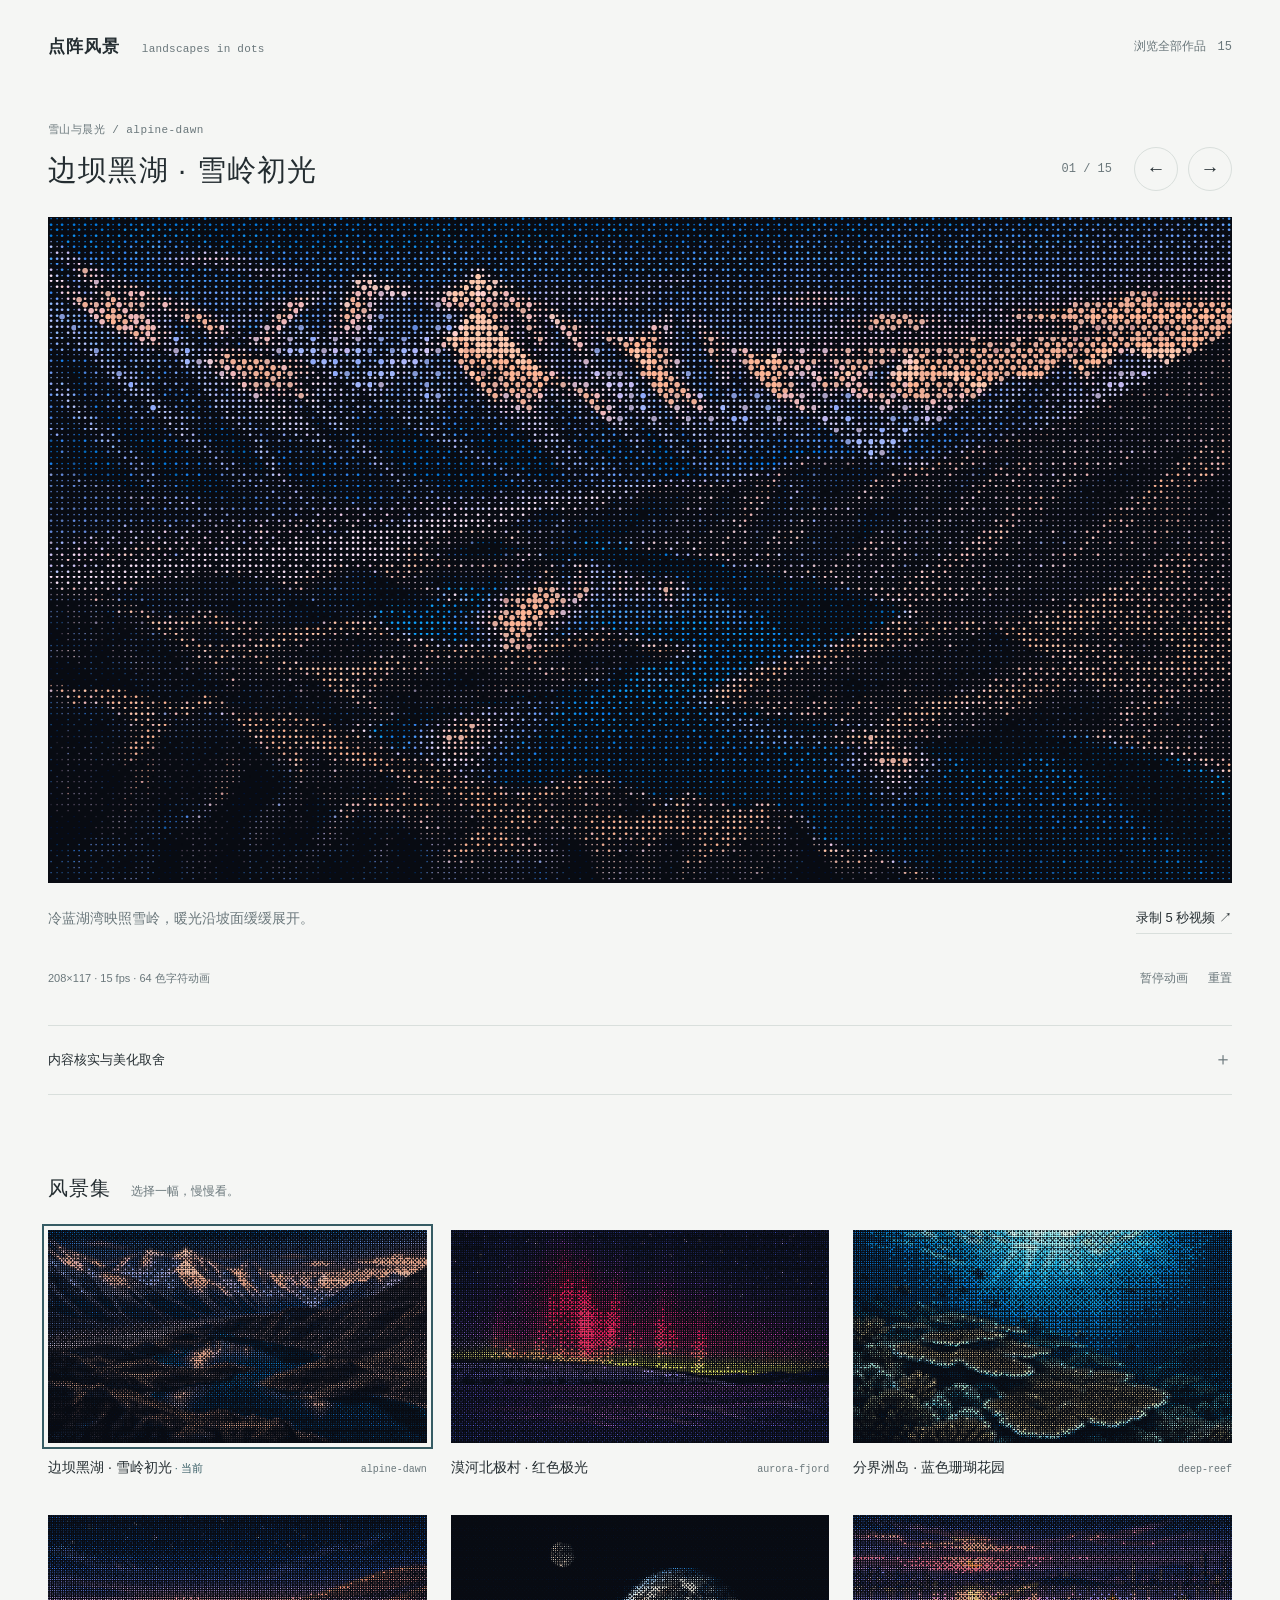
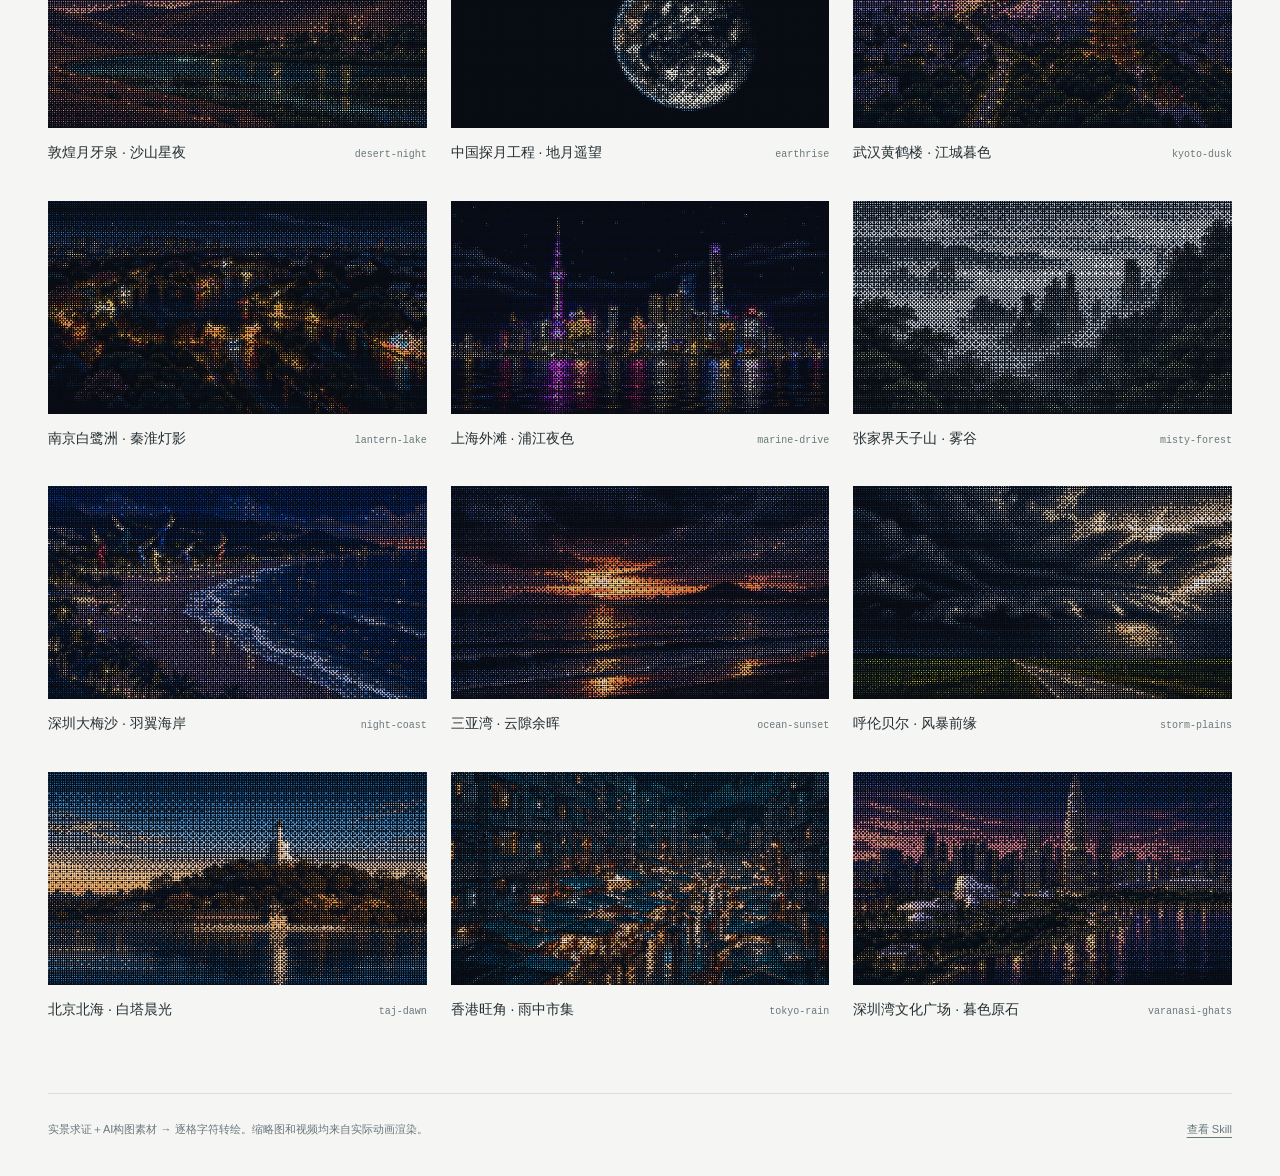
<file: examples/index.html>
<!doctype html>
<html lang="zh-CN">
<head>
  <meta charset="utf-8">
  <meta name="viewport" content="width=device-width, initial-scale=1">
  <meta name="color-scheme" content="light">
  <meta name="description" content="十五幅中国主题字符点阵动画，查看作品、创作取舍与实景依据。">
  <title>中国风景 · 点阵画廊</title>
  <link rel="stylesheet" href="./gallery.css">
  <script type="module" src="./gallery.js"></script>
</head>
<body>
  <a class="skip-link" href="#current-work">跳到当前作品</a>
  <header class="page-header">
    <a class="brand" href="./">点阵风景 <span>landscapes in dots</span></a>
    <a class="collection-link" href="#collection">浏览全部作品 <span id="total-count"></span></a>
  </header>
  <main>
    <section id="current-work" class="current-work" aria-labelledby="work-title">
      <div class="work-heading">
        <div>
          <p class="eyebrow" id="work-base">中国风景 / 点阵转绘</p>
          <h1 id="work-title" tabindex="-1">作品载入中</h1>
        </div>
        <nav class="work-navigation" aria-label="切换作品">
          <span class="counter" id="position">— / —</span>
          <button id="previous" type="button" disabled aria-label="上一张">←</button>
          <button id="next" type="button" disabled aria-label="下一张">→</button>
        </nav>
      </div>
      <div class="artwork">
        <div class="stage" id="stage" hidden>
          <canvas id="ascii-canvas" role="img" aria-label="字符点阵动画"></canvas>
        </div>
        <p class="image-status" id="image-status" role="status">正在读取作品目录…</p>
      </div>
      <div class="work-footer">
        <p class="description" id="work-description"></p>
        <button id="download" class="download" type="button" disabled>录制 5 秒视频 ↗</button>
      </div>
      <div class="motion-bar">
        <p id="motion-label">逐格字符动画</p>
        <div class="motion-actions">
          <button id="motion-toggle" type="button" disabled aria-pressed="false">播放动画</button>
          <button id="motion-reset" type="button" disabled>重置</button>
        </div>
      </div>
      <div class="export-bar"><p id="export-status" role="status"></p><a id="video-file" hidden>保存动画</a></div>
      <details id="creation-details" class="creation-details">
        <summary>内容核实与美化取舍 <span aria-hidden="true">＋</span></summary>
        <div class="detail-grid">
          <section><h2>场景与要素</h2><div id="preserve"></div><a id="source-link" target="_blank" rel="noopener noreferrer" hidden>查看实景依据 ↗</a></section>
          <section><h2>美化取舍</h2><div id="art-direction"></div><div id="creative-changes"></div></section>
          <section><h2>绘制方法</h2><div id="techniques"></div><p class="detail-note">借鉴绘制方法与表现重点，场景内容以本作品主题为准。</p></section>
        </div>
      </details>
    </section>
    <section id="collection" class="collection" aria-labelledby="collection-title">
      <div class="collection-heading"><h2 id="collection-title">风景集</h2><p>选择一幅，慢慢看。</p></div>
      <p id="collection-status" role="status"></p>
      <div id="cards" class="cards"></div>
    </section>
  </main>
  <footer class="page-footer"><p>实景求证＋AI构图素材 → 逐格字符转绘。缩略图和视频均来自实际动画渲染。</p><a href="../SKILL.md">查看 Skill</a></footer>
  <noscript><p class="noscript">请启用 JavaScript 以读取作品目录、切换作品和保存动画。</p></noscript>
</body>
</html>
</file>
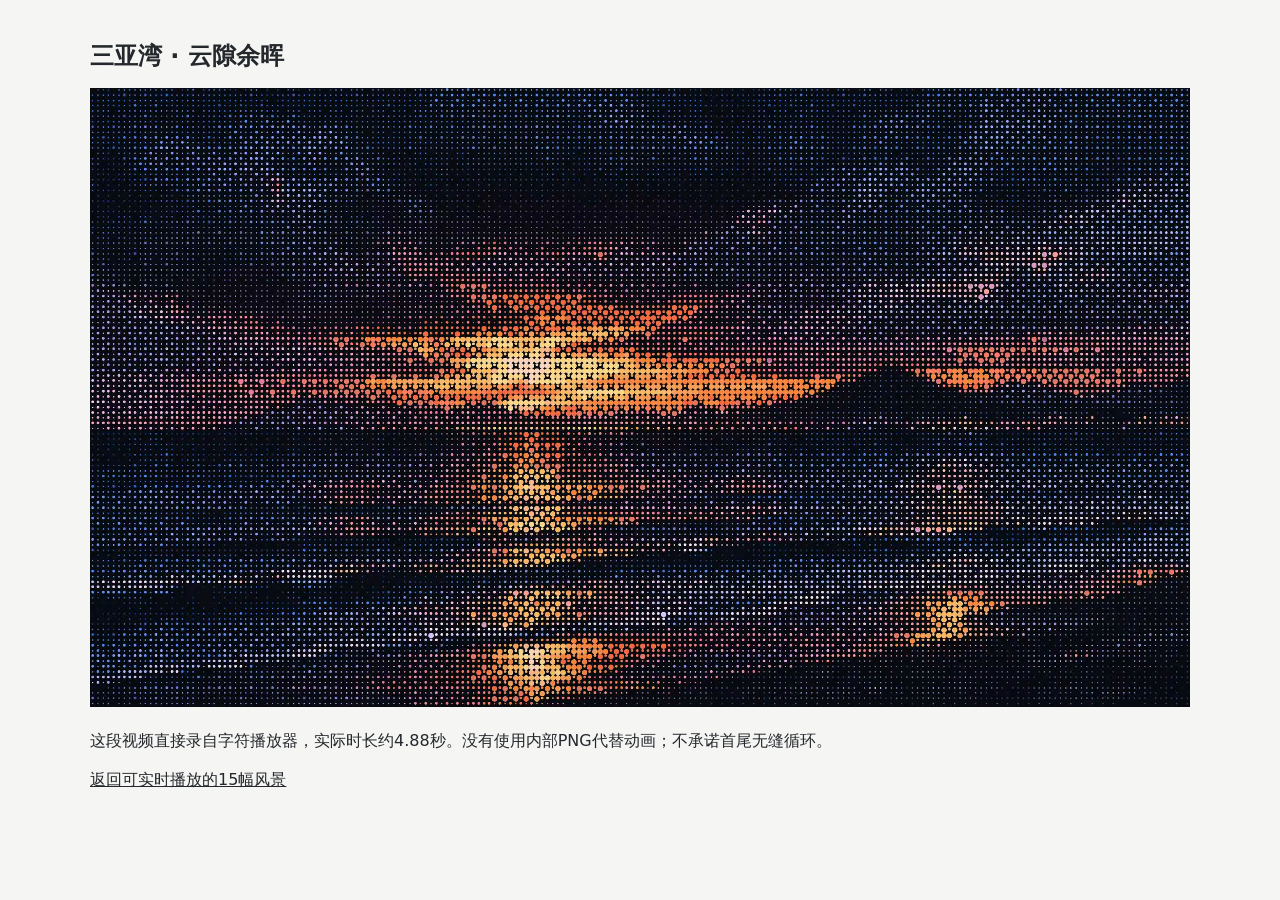
<file: examples/sanya-sunset/video.html>
<!doctype html>
<html lang="zh-CN">
<meta charset="utf-8">
<meta name="viewport" content="width=device-width,initial-scale=1">
<title>三亚湾 · 实际字符动画录制</title>
<style>
body{margin:0;background:#f5f5f3;color:#24282c;font-family:system-ui,sans-serif}main{max-width:1100px;margin:40px auto;padding:0 24px}h1{font-size:24px}video{width:100%;aspect-ratio:16/9;background:#080b12}p{line-height:1.7}a{color:inherit}
</style>
<main>
<h1>三亚湾 · 云隙余晖</h1>
<video controls autoplay muted playsinline aria-label="三亚湾实际字符动画录制" src="demo.webm"></video>
<p>这段视频直接录自字符播放器，实际时长约4.88秒。没有使用内部PNG代替动画；不承诺首尾无缝循环。</p>
<a href="../index.html?scene=sanya-sunset">返回可实时播放的15幅风景</a>
</main>
</html>
</file>
<file: examples/gallery.css>
:root {
  --paper: #f5f6f4;
  --ink: #242d31;
  --muted: #6a777b;
  --line: #d9dfdc;
  --accent: #365c64;
  --stage: #090d16;
  --body: -apple-system, BlinkMacSystemFont, "PingFang SC", "Microsoft YaHei", sans-serif;
  --mono: "SFMono-Regular", Consolas, "Liberation Mono", monospace;
}
* { box-sizing: border-box; }
[hidden] { display: none !important; }
html { scroll-padding-top: 28px; }
body { margin: 0; background: var(--paper); color: var(--ink); font: 15px/1.75 var(--body); }
a { color: inherit; text-underline-offset: 4px; }
button, a { -webkit-tap-highlight-color: transparent; }
button { font: inherit; color: inherit; cursor: pointer; }
button:disabled { cursor: default; opacity: .4; }
:focus-visible { outline: 2px solid var(--accent); outline-offset: 5px; }
.skip-link { position: fixed; top: 8px; left: 12px; z-index: 5; padding: 10px 16px; background: var(--paper); transform: translateY(-150%); }
.skip-link:focus { transform: none; }
.page-header, main, .page-footer { width: min(1440px, calc(100% - 96px)); margin-inline: auto; }
.page-header { display: flex; justify-content: space-between; align-items: center; gap: 24px; padding-block: 32px; }
.brand { text-decoration: none; font-size: 17px; font-weight: 600; letter-spacing: .06em; }
.brand span { margin-left: 16px; font: 11px var(--mono); font-weight: 400; letter-spacing: .02em; color: var(--muted); }
.collection-link { text-decoration: none; font-size: 12px; color: var(--muted); white-space: nowrap; }
.collection-link span { font-family: var(--mono); margin-left: 8px; }
.current-work { padding-top: 28px; }
.work-heading { display: flex; align-items: flex-end; justify-content: space-between; gap: 24px; margin-bottom: 26px; }
.eyebrow { color: var(--muted); font: 11px/1.6 var(--mono); letter-spacing: .04em; margin: 0 0 10px; }
h1 { font-size: clamp(24px, 2.3vw, 34px); line-height: 1.4; letter-spacing: .04em; font-weight: 500; margin: 0; }
.work-navigation { display: flex; align-items: center; gap: 10px; flex-shrink: 0; }
.counter { font: 12px var(--mono); color: var(--muted); margin-right: 12px; }
.work-navigation button { width: 44px; height: 44px; border: 1px solid var(--line); background: transparent; border-radius: 50%; font-size: 19px; }
.work-navigation button:hover:not(:disabled) { border-color: var(--accent); background: #e8eeeb; }
.artwork { display: flex; justify-content: center; align-items: center; min-height: 240px; }
.stage { width: 100%; margin: 0; line-height: 0; background: var(--stage); }
.stage canvas { display: block; width: 100%; aspect-ratio: 208 / 117; }
.image-status { margin: 0; padding: 64px 24px; color: var(--muted); font-size: 14px; text-align: center; line-height: 1.9; }
.work-footer { display: flex; align-items: flex-start; justify-content: space-between; gap: 32px; margin-top: 22px; }
.description { margin: 0; max-width: 760px; color: var(--muted); font-size: 14px; line-height: 1.9; }
.download { flex-shrink: 0; font-size: 13px; text-decoration: none; padding: 2px 0 4px; background: none; border: 0; border-bottom: 1px solid var(--line); }
.download span { margin-left: 15px; }
.download:disabled { color: var(--muted); opacity: .45; pointer-events: none; }
.motion-bar { margin-top: 26px; display: flex; align-items: center; justify-content: space-between; gap: 20px; color: var(--muted); font-size: 11px; }
.motion-bar p { margin: 0; }
.motion-actions { display: flex; gap: 20px; flex-shrink: 0; }
.motion-actions button { border: 0; padding: 8px 0; background: none; font-size: 12px; }
.creation-details { margin-top: 28px; border-top: 1px solid var(--line); border-bottom: 1px solid var(--line); }
.creation-details summary { display: flex; justify-content: space-between; align-items: center; cursor: pointer; padding: 18px 0; font-size: 13px; list-style: none; }
.creation-details summary::-webkit-details-marker { display: none; }
.creation-details summary span { color: var(--muted); font-size: 18px; }
.creation-details[open] summary span { transform: rotate(45deg); }
.detail-grid { display: grid; grid-template-columns: 1fr 1.2fr 1fr; gap: 40px; padding: 8px 0 30px; font-size: 13px; line-height: 1.9; color: var(--muted); overflow-wrap: anywhere; }
.detail-grid h2 { color: var(--ink); font-size: 12px; font-weight: 500; margin: 0 0 12px; }
.detail-grid p { margin: 0 0 10px; }
.detail-grid ul { padding-left: 17px; margin: 0 0 12px; }
.detail-grid li + li { margin-top: 5px; }
.detail-grid a { font-size: 12px; color: var(--accent); }
.detail-note { font-size: 11px; opacity: .85; }
.collection { margin-top: 76px; }
.collection-heading { display: flex; align-items: baseline; gap: 20px; margin-bottom: 24px; }
.collection-heading h2 { font-weight: 500; font-size: 20px; margin: 0; letter-spacing: .05em; }
.collection-heading p { color: var(--muted); font-size: 12px; margin: 0; }
#collection-status { color: var(--muted); font-size: 13px; }
#collection-status:empty { display: none; }
.cards { display: grid; grid-template-columns: repeat(3, minmax(0, 1fr)); gap: 36px 24px; }
.card { display: block; text-align: left; border: 0; background: none; padding: 0; width: 100%; }
.thumbnail { aspect-ratio: 208 / 117; display: flex; align-items: center; justify-content: center; background: #e6eae7; position: relative; overflow: hidden; }
.thumbnail canvas { width: 100%; display: block; background: var(--stage); }
.thumbnail-status { position: absolute; padding: 16px; color: var(--muted); font-size: 12px; text-align: center; }
.card-caption { margin-top: 12px; display: flex; justify-content: space-between; gap: 10px; align-items: baseline; }
.card-title { font-size: 14px; font-weight: 500; }
.card-base { font: 10px/1.5 var(--mono); color: var(--muted); overflow-wrap: anywhere; }
.card[aria-current="true"] .card-title::after { content: " · 当前"; color: var(--accent); font-size: 11px; }
.card[aria-current="true"] .thumbnail { outline: 2px solid var(--accent); outline-offset: 4px; }
.page-footer { margin-top: 72px; padding-block: 26px 36px; border-top: 1px solid var(--line); display: flex; justify-content: space-between; gap: 24px; color: var(--muted); font-size: 11px; }
.page-footer p { margin: 0; }
.page-footer a { white-space: nowrap; }
.noscript { padding: 24px; }
@media (min-width: 1700px) { .cards { grid-template-columns: repeat(5, minmax(0, 1fr)); } }
@media (max-width: 900px) {
  .page-header, main, .page-footer { width: calc(100% - 48px); }
  .brand span { display: none; }
  .detail-grid { grid-template-columns: 1fr 1fr; gap: 26px; }
  .cards { gap: 28px 18px; }
  .card-caption { display: block; }
  .card-base { display: block; margin-top: 4px; }
}
@media (max-width: 600px) {
  .page-header, main, .page-footer { width: calc(100% - 32px); }
  .page-header { padding-block: 22px; gap: 12px; }
  .brand { font-size: 15px; }
  .collection-link { font-size: 11px; }
  .current-work { padding-top: 16px; }
  .work-heading { align-items: flex-start; gap: 12px; margin-bottom: 20px; }
  h1 { font-size: 23px; }
  .eyebrow { font-size: 10px; }
  .work-navigation { gap: 6px; flex-wrap: wrap; justify-content: flex-end; max-width: 90px; }
  .counter { width: 100%; margin: 0 0 5px; text-align: right; font-size: 10px; }
  .work-navigation button { width: 36px; height: 36px; }
  .artwork { min-height: 180px; }
  .work-footer { gap: 16px; }
  .description { font-size: 13px; }
  .download { font-size: 11px; }
  .download span { margin-left: 5px; }
  .motion-bar { align-items: flex-start; flex-direction: column; gap: 4px; margin-top: 18px; }
  .detail-grid { grid-template-columns: 1fr; gap: 22px; }
  .collection { margin-top: 48px; }
  .cards { grid-template-columns: repeat(2, minmax(0, 1fr)); gap: 26px 14px; }
  .card-title { font-size: 13px; }
  .card-base { font-size: 9px; }
  .page-footer { margin-top: 48px; gap: 18px; }
}
@media (prefers-reduced-motion: reduce) { *, *::before, *::after { scroll-behavior: auto !important; } }

.export-bar { color: var(--muted); font-size: 12px; }
.export-bar p:empty { display: none; }
.export-bar a { color: var(--accent); }
</file>
